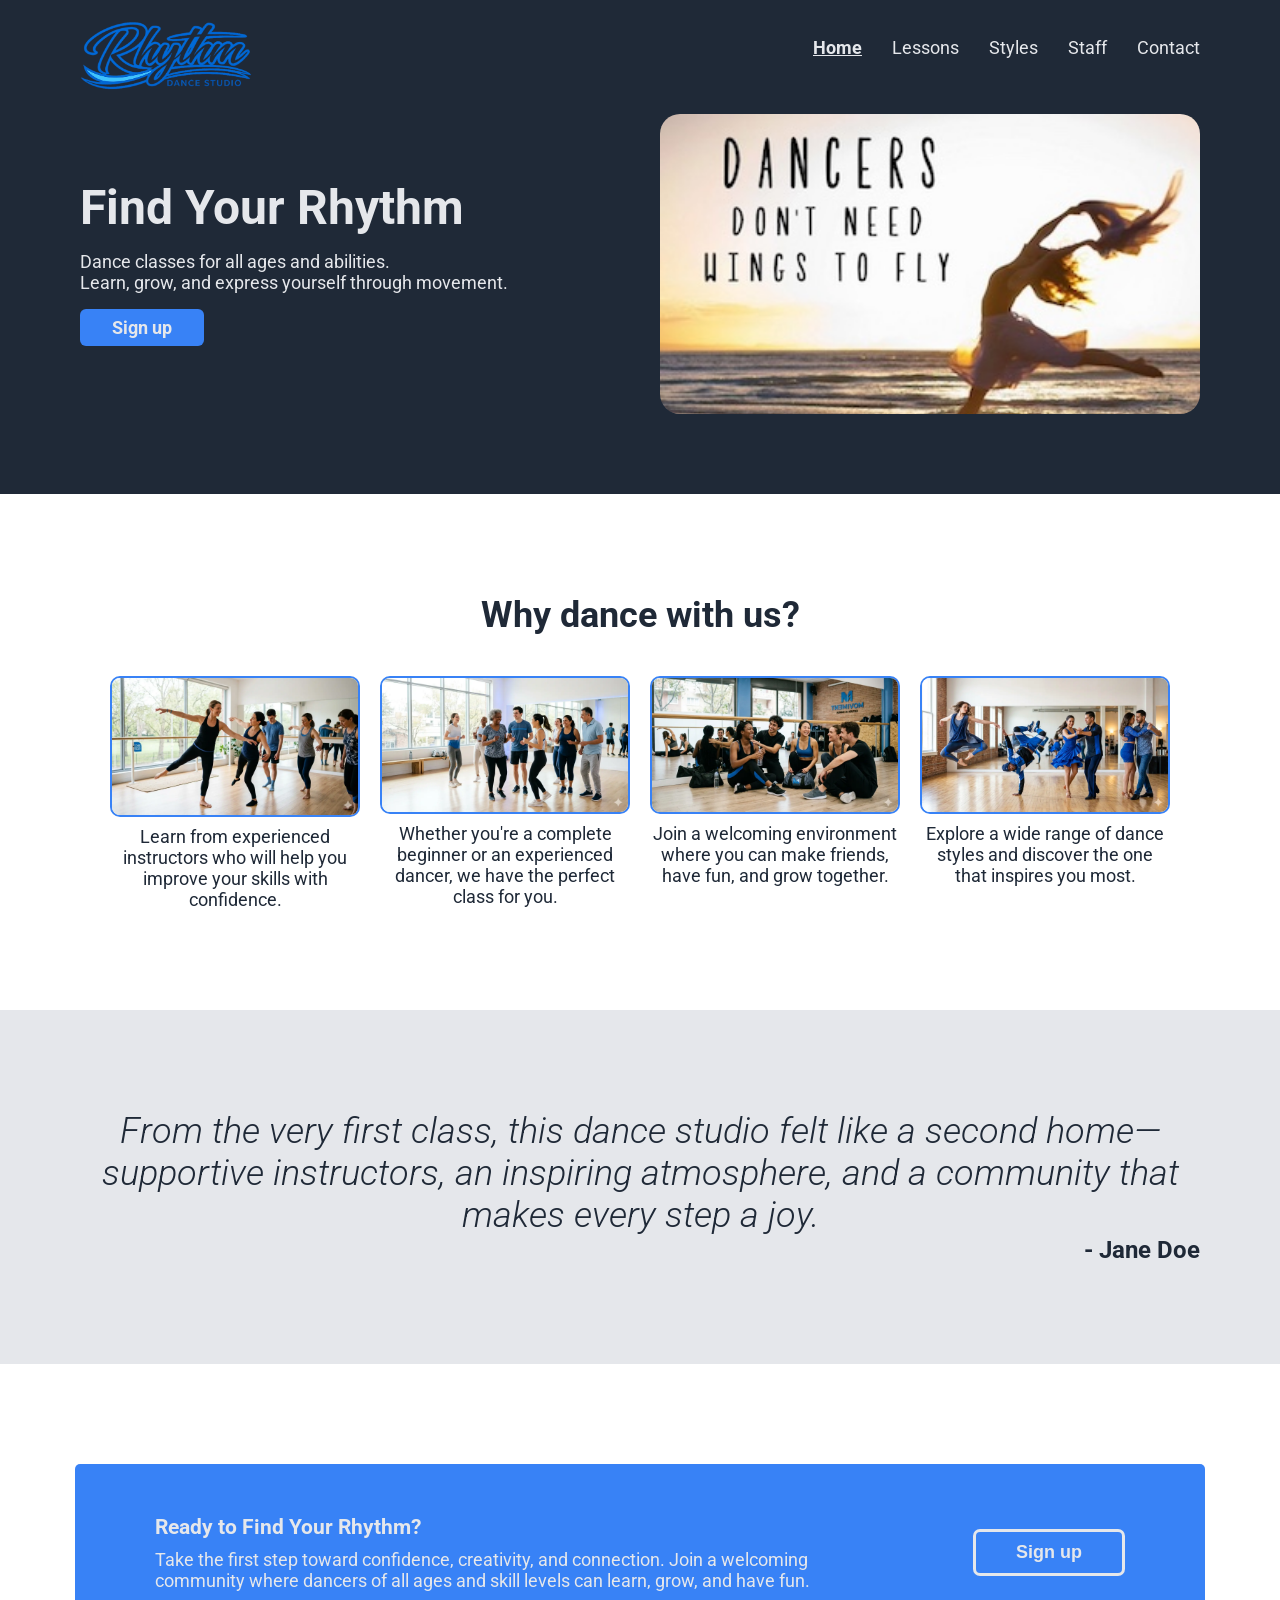
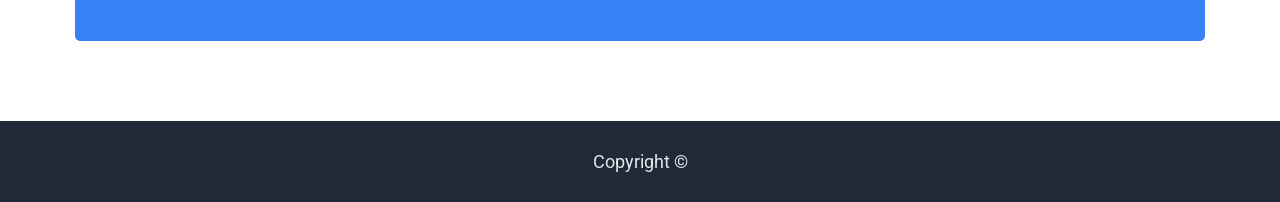
<file: index.html>
<!doctype html>
<html lang="en">
  <head>
    <meta charset="UTF-8" />
    <meta name="viewport" content="width=device-width, initial-scale=1.0" />

    <link rel="stylesheet" href="css/reset.css" />
    <link rel="stylesheet" href="css/typography.css" />
    <link rel="stylesheet" href="css/style.css" />
    <link rel="stylesheet" href="css/layout.css" />

    <title>Rhythm Dance Studio</title>
  </head>

  <body class="content-width">
    <header>
      <nav class="header-navigation">
        <a href="./index.html">
          <img src="./images/logo.png" alt="Rhythm Dance Studio" class="logo" />
        </a>
        <div class="mobile-menu">
          <input type="checkbox" id="nav-toggle" class="nav-toggle" />

          <label for="nav-toggle" class="nav-toggle-label">
            <span></span>
            <span></span>
            <span></span>
          </label>

          <ul class="header-links">
            <li><a href="./index.html" class="active">Home</a></li>
            <li><a href="./pages/lessons.html">Lessons</a></li>
            <li><a href="./pages/styles.html">Styles</a></li>
            <li><a href="./pages/staff.html">Staff</a></li>
            <li><a href="./pages/contact.html">Contact</a></li>
          </ul>
        </div>
      </nav>
    </header>

    <main class="vertical-column sections-padding">
      <section class="hero-body">
        <div class="hero-body-content">
          <h1 class="hero-body-title">Find Your Rhythm</h1>

          <p class="hero-body-subtext">
            Dance classes for all ages and abilities.
            <br />
            Learn, grow, and express yourself through movement.
          </p>
          <a href="#" class="btn-primary">Sign up</a>
        </div>

        <picture class="hero-body-image">
          <img
            src="./images/dancer.jpeg"
            alt="Dancers do not need wings to fly"
          />
        </picture>
      </section>

      <section>
        <h2 class="section-title">Why dance with us?</h2>

        <ul class="feature-list">
          <li>
            <figure class="feature">
              <img
                src="./images/features/1.webp"
                alt="A teacher guiding students during a dance class."
              />

              <figcaption>
                Learn from experienced instructors who will help you improve
                your skills with confidence.
              </figcaption>
            </figure>
          </li>

          <li>
            <figure class="feature">
              <img
                src="./images/features/2.webp"
                alt="Students of different ages and abilities dancing together."
              />

              <figcaption>
                Whether you're a complete beginner or an experienced dancer, we
                have the perfect class for you.
              </figcaption>
            </figure>
          </li>

          <li>
            <figure class="feature">
              <img
                src="./images/features/3.webp"
                alt="Students laughing and interacting before or after class."
              />

              <figcaption>
                Join a welcoming environment where you can make friends, have
                fun, and grow together.
              </figcaption>
            </figure>
          </li>

          <li>
            <figure class="feature">
              <img
                src="./images/features/4.webp"
                alt="A showcase of different styles such as Salsa, Bachata, Hip-Hop, and Contemporary."
              />

              <figcaption>
                Explore a wide range of dance styles and discover the one that
                inspires you most.
              </figcaption>
            </figure>
          </li>
        </ul>
      </section>

      <section class="quote-section">
        <p class="text">
          <em
            >From the very first class, this dance studio felt like a second
            home—supportive instructors, an inspiring atmosphere, and a
            community that makes every step a joy.</em
          >
        </p>
        <p class="author"><strong>- Jane Doe</strong></p>
      </section>

      <section class="cta">
        <div class="cta__content">
          <h3 class="cta__title">Ready to Find Your Rhythm?</h3>

          <p class="cta__description">
            Take the first step toward confidence, creativity, and connection.
            Join a welcoming community where dancers of all ages and skill
            levels can learn, grow, and have fun.
          </p>
        </div>

        <button class="cta__button btn-primary">Sign up</button>
      </section>
    </main>

    <footer class="footer">
      <span class="footer__copyright">Copyright ©</span>
    </footer>
  </body>
</html>
</file>
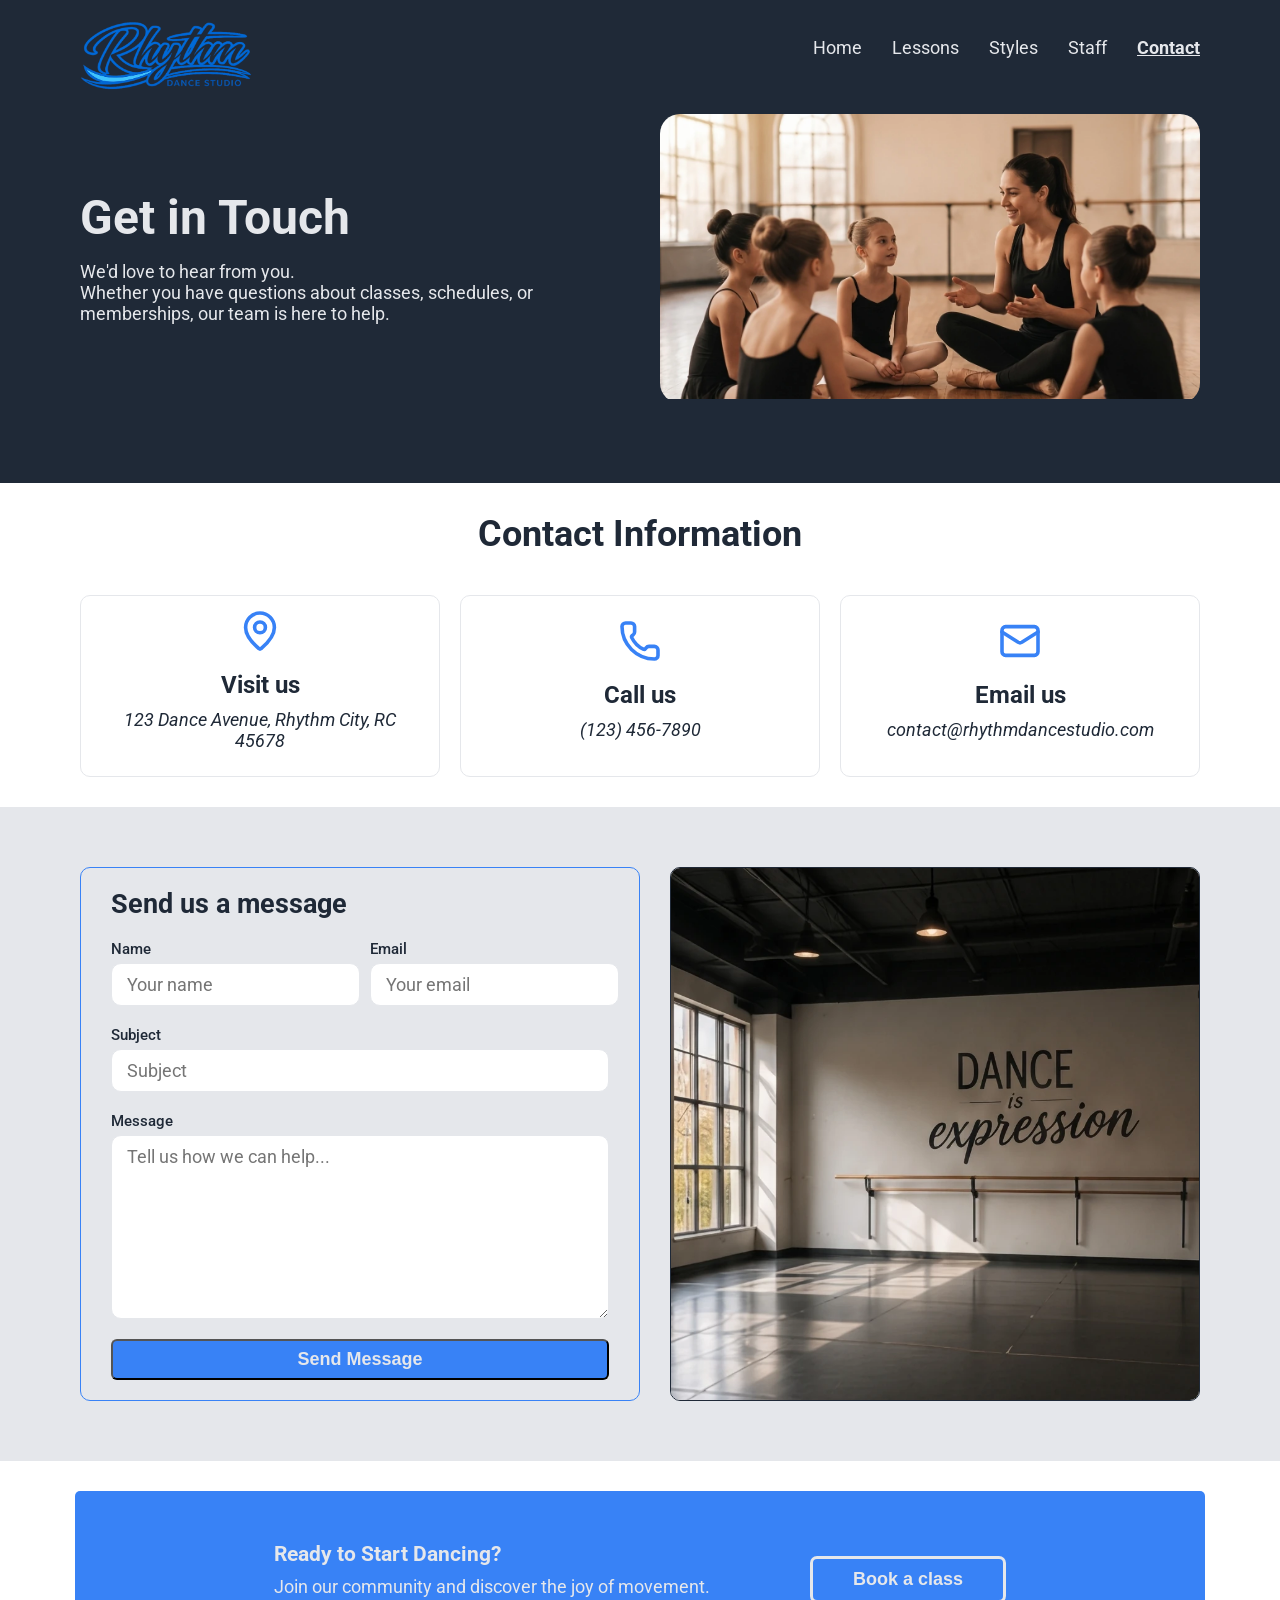
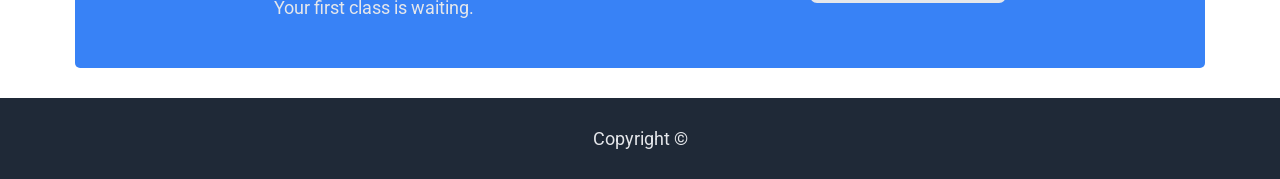
<file: pages/contact.html>
<!doctype html>
<html lang="en">
  <head>
    <meta charset="UTF-8" />
    <meta name="viewport" content="width=device-width, initial-scale=1.0" />

    <link rel="stylesheet" href="../css/reset.css" />
    <link rel="stylesheet" href="../css/typography.css" />
    <link rel="stylesheet" href="../css/style.css" />
    <link rel="stylesheet" href="../css/layout.css" />

    <title>Contact | Rhythm Dance Studio</title>
  </head>

  <body class="content-width">
    <header>
      <nav class="header-navigation">
        <a href="../index.html">
          <img
            src="../images/logo.png"
            alt="Rhythm Dance Studio"
            class="logo"
          />
        </a>

        <div class="mobile-menu">
          <input type="checkbox" id="nav-toggle" class="nav-toggle" />

          <label for="nav-toggle" class="nav-toggle-label">
            <span></span>
            <span></span>
            <span></span>
          </label>

          <ul class="header-links">
            <li><a href="../index.html">Home</a></li>
            <li><a href="./lessons.html">Lessons</a></li>
            <li><a href="./styles.html">Styles</a></li>
            <li><a href="./staff.html">Staff</a></li>
            <li><a href="./contact.html" class="active">Contact</a></li>
          </ul>
        </div>
      </nav>
    </header>

    <main class="vertical-column sections-padding contact-page">
      <section class="hero-body">
        <div class="hero-body-content">
          <h1 class="hero-body-title">Get in Touch</h1>

          <p class="hero-body-subtext">
            We'd love to hear from you.
            <br />
            Whether you have questions about classes, schedules, or memberships,
            our team is here to help.
          </p>
        </div>

        <picture class="hero-body-image">
          <img
            src="../images/hero-contact.webp"
            alt="A teacher talking to students"
          />
        </picture>
      </section>

      <section>
        <h2 class="section-title">Contact Information</h2>

        <div class="contact-cards">
          <article class="contact-card">
            <picture class="contact-icon contact-icon__location"></picture>

            <h3 class="contact-card__title">Visit us</h3>

            <address class="contact-card__text">
              123 Dance Avenue, Rhythm City, RC 45678
            </address>
          </article>

          <article class="contact-card">
            <picture class="contact-icon contact-icon__phone"></picture>

            <h3 class="contact-card__title">Call us</h3>

            <p class="contact-card__text">(123) 456-7890</p>
          </article>

          <article class="contact-card">
            <picture class="contact-icon contact-icon__email"></picture>

            <h3 class="contact-card__title">Email us</h3>

            <address class="contact-card__text">
              contact@rhythmdancestudio.com
            </address>
          </article>
        </div>
      </section>

      <section class="contact-form-section row-elements-equal-size">
        <form class="contact-form">
          <h2>Send us a message</h2>

          <hgroup class="row-elements-equal-size name-email-wrapper">
            <div class="input-with-label">
              <label for="name">Name</label>
              <input
                type="text"
                name="name"
                id="name"
                placeholder="Your name"
                required
              />
            </div>

            <div class="input-with-label">
              <label for="email">Email</label>
              <input
                type="email"
                name="email"
                id="email"
                placeholder="Your email"
                required
                required
              />
            </div>
          </hgroup>

          <div class="input-with-label">
            <label for="subject">Subject</label>
            <input
              type="text"
              name="subject"
              id="subject"
              placeholder="Subject"
              required
            />
          </div>

          <div class="input-with-label contact-form__message-wrapper">
            <label for="message">Message</label>
            <textarea
              class="contact-form__message"
              name="message"
              id="message"
              placeholder="Tell us how we can help..."
              required
            ></textarea>
          </div>

          <button type="submit" class="btn-primary">Send Message</button>
        </form>

        <picture>
          <img
            src="../images/contact-form.webp"
            alt="Dance class ready to start"
          />
        </picture>
      </section>

      <section class="cta">
        <div class="cta__content">
          <h3 class="cta__title">Ready to Start Dancing?</h3>

          <p class="cta__description">
            Join our community and discover the joy of movement.
            <br />
            Your first class is waiting.
          </p>
        </div>

        <button class="cta__button btn-primary">Book a class</button>
      </section>
    </main>

    <footer class="footer">
      <span class="footer__copyright">Copyright ©</span>
    </footer>
  </body>
</html>
</file>
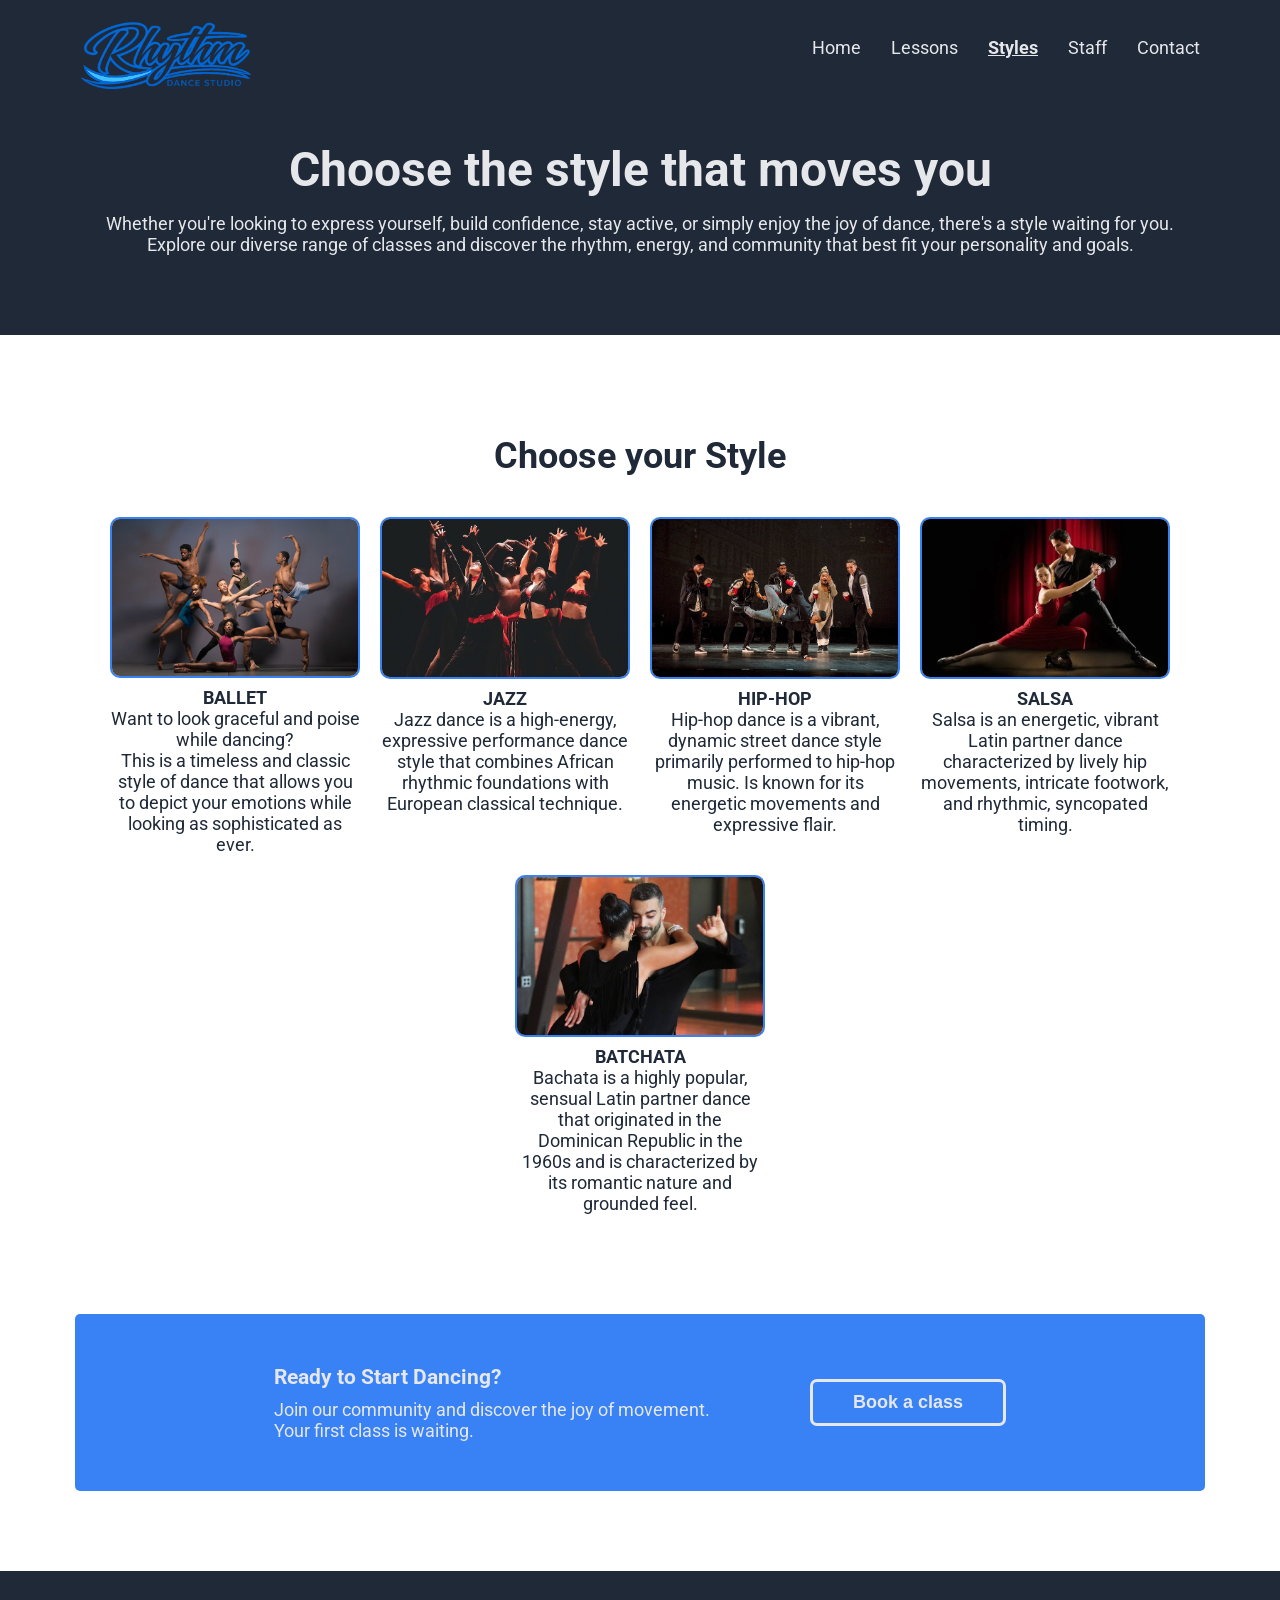
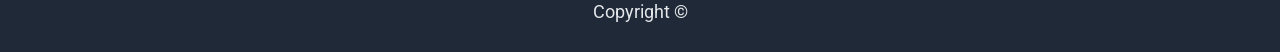
<file: pages/styles.html>
<!doctype html>
<html lang="en">
  <head>
    <meta charset="UTF-8" />
    <meta name="viewport" content="width=device-width, initial-scale=1.0" />

    <link rel="stylesheet" href="../css/reset.css" />
    <link rel="stylesheet" href="../css/typography.css" />
    <link rel="stylesheet" href="../css/style.css" />
    <link rel="stylesheet" href="../css/layout.css" />

    <title>Styles | Rhythm Dance Studio</title>
  </head>

  <body class="content-width">
    <header>
      <nav class="header-navigation">
        <a href="../index.html">
          <img
            src="../images/logo.png"
            alt="Rhythm Dance Studio"
            class="logo"
          />
        </a>

        <div class="mobile-menu">
          <input type="checkbox" id="nav-toggle" class="nav-toggle" />

          <label for="nav-toggle" class="nav-toggle-label">
            <span></span>
            <span></span>
            <span></span>
          </label>

          <ul class="header-links">
            <li><a href="../index.html">Home</a></li>
            <li><a href="./lessons.html">Lessons</a></li>
            <li><a href="./styles.html" class="active">Styles</a></li>
            <li><a href="./staff.html">Staff</a></li>
            <li><a href="./contact.html">Contact</a></li>
          </ul>
        </div>
      </nav>
    </header>

    <main class="vertical-column sections-padding">
      <section class="hero-body styles-page">
        <div class="styles-page-content">
          <h1 class="hero-body-title">Choose the style that moves you</h1>
          <p class="hero-body-subtext">
            Whether you're looking to express yourself, build confidence, stay
            active, or simply enjoy the joy of dance, there's a style waiting
            for you. Explore our diverse range of classes and discover the
            rhythm, energy, and community that best fit your personality and
            goals.
          </p>
        </div>
      </section>

      <section class="lessons">
        <h2 class="section-title">Choose your Style</h2>

        <ul class="feature-list feature-list--lessons">
          <li>
            <figure class="feature feature--lessons">
              <img src="../images/ballet.jpeg" alt="Ballet Dance" />

              <figcaption>
                <h4>BALLET</h4>
                <p>
                  Want to look graceful and poise while dancing?
                  <br />This is a timeless and classic style of dance that
                  allows you to depict your emotions while looking as
                  sophisticated as ever.
                </p>
              </figcaption>
            </figure>
          </li>

          <li>
            <figure class="feature feature--lessons">
              <img
                src="../images/jazz.jpg"
                alt="Students of different ages and abilities dancing together."
              />

              <figcaption>
                <h4>JAZZ</h4>
                <p>
                  Jazz dance is a high-energy, expressive performance dance
                  style that combines African rhythmic foundations with European
                  classical technique.
                </p>
              </figcaption>
            </figure>
          </li>

          <li>
            <figure class="feature feature--lessons">
              <img
                src="../images/hiphop.jpeg"
                alt="Students laughing and interacting before or after class."
              />

              <figcaption>
                <h4>HIP-HOP</h4>
                <p>
                  Hip-hop dance is a vibrant, dynamic street dance style
                  primarily performed to hip-hop music. Is known for its
                  energetic movements and expressive flair.
                </p>
              </figcaption>
            </figure>
          </li>

          <li>
            <figure class="feature feature--lessons">
              <img
                src="../images/salsa.jpeg"
                alt="A showcase of different styles such as Salsa, Bachata, Hip-Hop, and Contemporary."
              />

              <figcaption>
                <h4>SALSA</h4>
                <p>
                  Salsa is an energetic, vibrant Latin partner dance
                  characterized by lively hip movements, intricate footwork, and
                  rhythmic, syncopated timing.
                </p>
              </figcaption>
            </figure>
          </li>

          <li>
            <figure class="feature feature--lessons">
              <img
                src="../images/batchata.jpeg"
                alt="A showcase of different styles such as Salsa, Bachata, Hip-Hop, and Contemporary."
              />

              <figcaption>
                <h4>BATCHATA</h4>
                <p>
                  Bachata is a highly popular, sensual Latin partner dance that
                  originated in the Dominican Republic in the 1960s and is
                  characterized by its romantic nature and grounded feel.
                </p>
              </figcaption>
            </figure>
          </li>
        </ul>
      </section>

      <section class="cta">
        <div class="cta__content">
          <h3 class="cta__title">Ready to Start Dancing?</h3>

          <p class="cta__description">
            Join our community and discover the joy of movement.
            <br />
            Your first class is waiting.
          </p>
        </div>

        <button class="cta__button btn-primary">Book a class</button>
      </section>
    </main>

    <footer class="footer">
      <span class="footer__copyright">Copyright ©</span>
    </footer>
  </body>
</html>
</file>
<file: css/typography.css>
.section-title {
  font-size: var(--size-bigger);
  font-weight: extra-bold;
  text-align: center;

  margin-bottom: 4rem;

  color: var(--color-text);
}
</file>
<file: css/style.css>
.quote-section {
  background-color: var(--color-text-light);
  justify-content: center;
  padding: 10rem;
}

.quote-section .text {
  font-size: var(--size-bigger);
  font-weight: 300;
  font-style: italic;

  color: var(--color-text);
  text-align: center;
}
.quote-section .author {
  font-size: var(--size-big);
  color: var(--color-text);
  text-align: right;
}

.hero-body {
  display: flex;
  justify-content: space-between;
  align-items: center;

  background-color: var(--color-text);

  width: 100%;

  gap: 4rem;
  padding: 2rem 0 8rem;

  @media (max-width: 820px) {
    flex-direction: column;
  }
}

.header-navigation {
  display: flex;
  justify-content: space-between;
  align-items: center;

  background-color: var(--color-text);
  padding-left: 8rem;
  padding-right: 8rem;
  position: relative;
}

.mobile-menu {
  position: relative;
}

.logo {
  height: 7rem;
  margin-top: 2rem;
}

.nav-toggle {
  display: none;
}

.nav-toggle-label {
  display: none;
  flex-direction: column;
  justify-content: center;
  gap: 0.4rem;

  cursor: pointer;

  @media (max-width: 680px) {
    display: flex;
  }
}

.nav-toggle-label span {
  display: block;
  width: 2.5rem;
  height: 0.3rem;

  background-color: var(--color-text-light);
  border-radius: 2px;
}

.header-links {
  display: flex;
  list-style: none;
  gap: 3rem;

  @media (max-width: 680px) {
    display: none;
    flex-direction: column;
    align-items: flex-end;

    position: absolute;
    top: calc(100% + 1rem);
    right: 0;

    background-color: var(--color-text);

    padding: 1.5rem 2rem;
    border-radius: 0.5rem;

    gap: 1rem;

    z-index: 10;

    .nav-toggle-label {
      display: flex;
    }
  }
}

.nav-toggle:checked ~ .header-links {
  display: flex;
}

@media (max-width: 680px) {
  .header-navigation {
    padding-left: 2rem;
    padding-right: 2rem;
  }

  .logo {
    height: 5rem;
  }
}

.header-links a {
  color: var(--color-text-light);
  text-decoration: none;
  font-size: var(--size-normal);
}

.header-links a.active {
  font-weight: bold;
  text-decoration: underline;
}

.header-links a:hover {
  text-decoration: underline;
}

.hero-body-content {
  flex: 1;

  display: flex;
  flex-direction: column;
  align-items: flex-start;

  gap: 1.6rem;
}

.styles-page-content {
  flex: 1;
  display: flex;
  flex-direction: column;
  align-items: center;

  gap: 1.6rem;
}

.hero-body-title {
  font-size: var(--size-hero);
  font-weight: extra-bold;
  color: var(--color-text-light);
  line-height: 1.1;
}

.hero-body-subtext {
  font-size: var(--size-normal);
  color: #e5e7eb;
}

.btn-primary {
  display: inline-block;
  background-color: var(--color-primary);
  color: var(--color-text-light);
  padding: 0.8rem 3.2rem;
  border-radius: 6px;
  text-decoration: none;
  font-size: var(--size-normal);
  font-weight: 700;
  transition: all 0.3s ease;
}

.btn-primary:hover {
  background-color: var(--color-text-light);
  color: var(--color-primary);
}

.hero-body-image {
  flex: 1;
  max-height: 30rem;
  overflow: hidden;
  border-radius: 20px;
}

.hero-body-image img {
  width: 100%;
  height: 100%;
  object-fit: cover;
}

.feature {
  min-width: 21rem;
  max-width: 25rem;

  @media (max-width: 1222px) {
    max-width: 30rem;
  }

  @media (max-width: 705px) {
    max-width: 40rem;
  }
}

.feature img {
  width: 100%;

  object-fit: cover;

  border: 2px solid var(--color-primary);
  border-radius: 10px;
}

.feature figcaption {
  font-size: var(--size-normal);
  text-align: center;
  margin-top: 0.5rem;
}

.feature-list {
  display: flex;
  justify-content: center;
  flex-wrap: wrap;

  width: 100%;

  gap: 2rem;

  list-style: none;
}

.cta {
  display: flex;
  justify-content: center;
  align-items: center;

  gap: 10rem;

  background-color: var(--color-primary);
  border-radius: 0.5rem;
  color: var(--color-text-light);

  padding: 5rem 10rem;

  font-size: var(--size-normal);

  @media (max-width: 700px) {
    flex-direction: column;
    gap: 4rem;
  }
}

.cta__content {
  display: flex;
  flex-direction: column;

  gap: 1rem;
}

.cta__button {
  flex-shrink: 0;

  display: flex;
  justify-content: center;
  align-items: center;

  padding: 1rem 4rem;
  color: var(--color-text-light);
  background-color: var(--color-primary);
  font-size: var(--size-normal);
  font-weight: 700;
  border: 0.3rem solid var(--color-text-light);
  border-radius: 0.7rem;
  cursor: pointer;
}

.footer {
  text-align: center;
  background-color: var(--color-text);

  padding: 3rem 0;
  color: var(--color-text-light);
}

.bio-list {
  list-style: none;
  display: flex;
  flex-direction: column;

  gap: 5rem;
  padding: 2rem;
}

.bio-item {
  display: flex;
  flex-direction: row;
  align-items: flex-start;

  gap: 4rem;
}

.bio {
  text-align: justify;
  font-size: var(--size-normal);
}

.bio-header {
  display: flex;
  flex-direction: column;
  align-items: flex-start;
}

.bio-text {
  justify-content: center;
  align-items: center;
  padding-top: 0.5rem;
}

.picture-wrapper {
  overflow: hidden;
  width: 18rem;
  height: 18rem;
  border-radius: 2rem;
  border: 2px solid var(--color-primary);
}
.picture-wrapper img {
  object-fit: cover;
  object-position: center;
  width: 100%;
  height: 100%;
}

.name {
  margin-top: 1rem;
  margin-bottom: 0.5rem;
}

.role {
  opacity: 0.7;

  font-size: var(--size-small);
}

.contact-icon {
  display: inline-block;
  width: 6rem;
  height: 6rem;

  transform: scale(1.8);

  background-color: var(--color-primary);

  -webkit-mask-size: contain;
  mask-size: contain;
}

.contact-icon__location {
  -webkit-mask: url('../images/icons/map-pin.svg') no-repeat center;
  mask: url('../images/icons/map-pin.svg') no-repeat center;
}

.contact-icon__phone {
  -webkit-mask: url('../images/icons/phone.svg') no-repeat center;
  mask: url('../images/icons/phone.svg') no-repeat center;
}

.contact-icon__email {
  -webkit-mask: url('../images/icons/mail.svg') no-repeat center;
  mask: url('../images/icons/mail.svg') no-repeat center;
}

.contact-card {
  display: flex;
  flex-direction: column;
  align-items: center;
  justify-content: center;

  min-width: 30rem;
  flex: 1;

  gap: 1rem;

  padding: 0.5rem 2rem 2.5rem;

  border: 1px solid var(--color-text-light);
  border-radius: 10px;

  text-align: center;
}

.contact-card__title {
  font-size: var(--size-big);
  font-weight: 700;
}

.contact-card__text {
  font-size: var(--size-normal);
  font-style: italic;
}

.contact-cards {
  display: flex;
  justify-content: center;
  flex-wrap: wrap;

  gap: 2rem;

  list-style: none;
}

.contact-form-section {
  display: flex;
  justify-content: center;

  gap: 3rem;

  background-color: var(--color-text-light);

  padding-top: 6rem;
  padding-bottom: 6rem;
}

.contact-form-section picture {
  border: 1px solid var(--color-text);
  border-radius: 10px;
  overflow: hidden;
}

.contact-form {
  display: flex;
  flex-direction: column;
  gap: 2rem;

  padding: 2rem 3rem;

  border: 1px solid var(--color-primary);
  border-radius: 10px;
}

.contact-form,
.name-email-wrapper {
  @media (max-width: 820px) {
    width: 100%;
  }
}

.contact-form .row-elements-equal-size {
  gap: 1rem;
}

.contact-form__message-wrapper {
  flex: 1;
}

.contact-form__message {
  height: 100%;
}

.contact-form .input-with-label {
  @media (max-width: 820px) {
    flex: 1;
    width: 100%;
  }
}

.input-with-label {
  display: flex;
  flex-direction: column;

  gap: 0.5rem;
}
</file>
<file: css/layout.css>
.content-width {
  max-width: 160rem;
  margin: 0 auto;
}

.vertical-column {
  display: flex;
  flex-direction: column;

  align-items: center;

  gap: 10rem;
}

.vertical-column.contact-page {
  gap: 3rem;
}

.sections-padding > section {
  padding-left: 8rem;
  padding-right: 8rem;

  @media (max-width: 700px) {
    padding-left: 4rem;
    padding-right: 4rem;
  }

  @media (max-width: 460px) {
    padding-left: 2rem;
    padding-right: 2rem;
  }
}

.sections-padding > section:not(.cta) {
  width: 100%;
}

.sections-padding > .cta {
  width: calc(100% - 15rem);
}

@media (max-width: 700px) {
  .sections-padding > .cta {
    width: 100%;
  }
}

.sections-padding + footer {
  margin-top: 8rem;
}

.sections-padding.contact-page + footer {
  margin-top: 3rem;
}

.styles-page {
  padding-top: 5rem;
  text-align: center;
}

.row-elements-equal-size {
  display: flex;
}

.row-elements-equal-size > * {
  max-width: 50%;
}

.row-elements-equal-size img {
  width: 100%;
  height: 100%;
  object-fit: cover;
}

.row-elements-equal-size.contact-form-section {
  @media (max-width: 820px) {
    flex-direction: column;
    align-items: center;
  }
}

.row-elements-equal-size.contact-form-section > * {
  @media (max-width: 820px) {
    flex-direction: column;
    align-items: center;

    max-width: 100%;
  }
}

.row-elements-equal-size.name-email-wrapper {
  @media (max-width: 820px) {
    flex-direction: column;
  }
}

.row-elements-equal-size.name-email-wrapper > * {
  @media (max-width: 820px) {
    max-width: 100%;
  }
}
</file>
